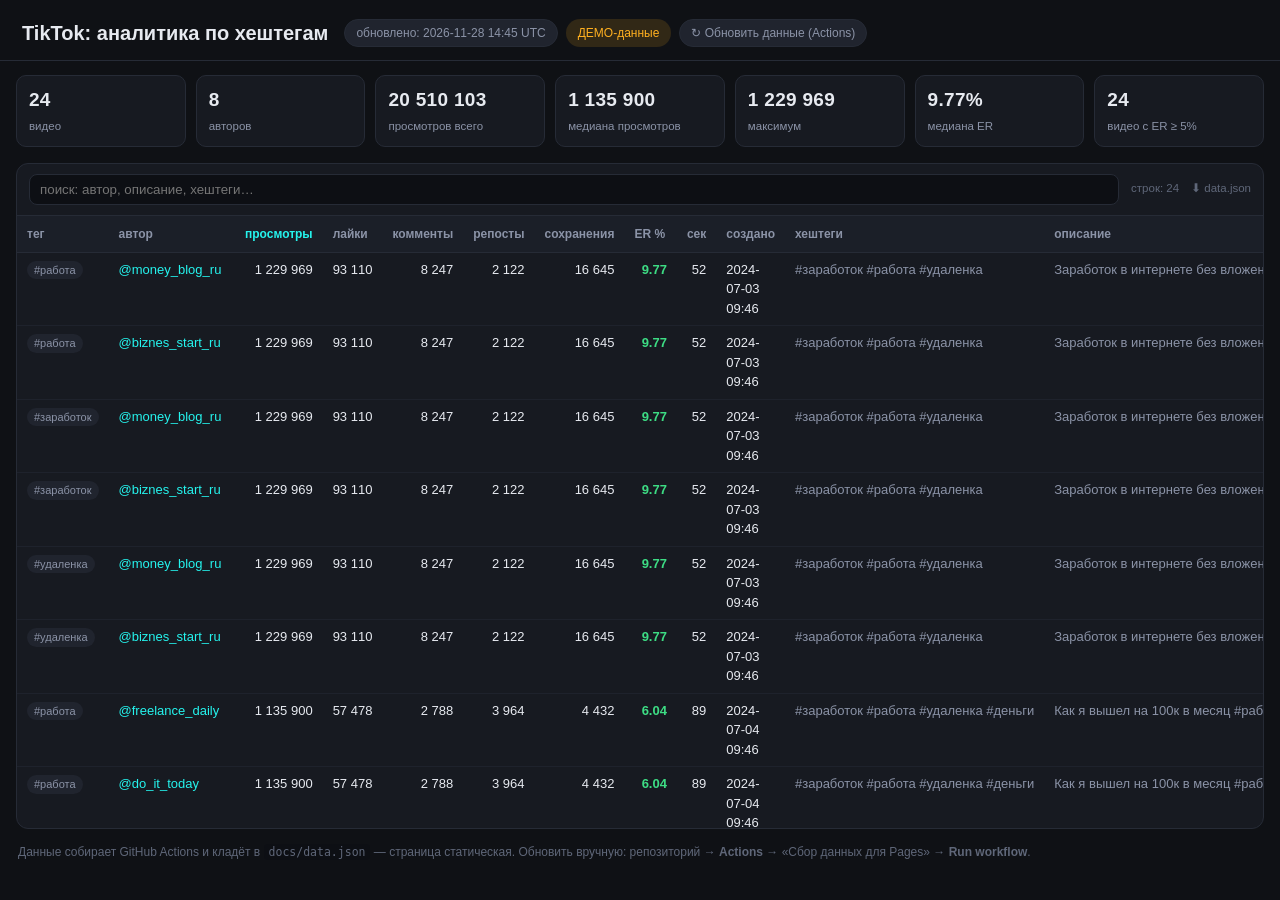
<file: docs/index.html>
<!doctype html>
<html lang="ru">
<head>
<meta charset="utf-8">
<meta name="viewport" content="width=device-width, initial-scale=1">
<title>TikTok — аналитика по хештегам</title>
<link rel="icon" href="data:image/svg+xml,<svg xmlns='http://www.w3.org/2000/svg' viewBox='0 0 32 32'><text y='26' font-size='26'>📊</text></svg>">
<link rel="stylesheet" href="style.css">
</head>
<body>

<header>
  <h1>TikTok: аналитика по хештегам</h1>
  <div class="meta">
    <span id="updated" class="pill">загрузка…</span>
    <span id="mode" class="pill"></span>
    <a class="pill link" href="https://github.com/aleksandrakurytina/tiktok-hashtag-parser/actions/workflows/collect.yml">↻ Обновить данные (Actions)</a>
  </div>
</header>

<section id="kpi" class="kpi"></section>

<section class="table-wrap">
  <div class="table-tools">
    <input id="search" placeholder="поиск: автор, описание, хештеги…">
    <span id="shown" class="hint"></span>
    <a id="dl" class="hint link" href="data.json" download>⬇ data.json</a>
  </div>
  <div class="scroll">
    <table id="table">
      <thead>
        <tr>
          <th data-key="tag">тег</th>
          <th data-key="author">автор</th>
          <th data-key="views">просмотры</th>
          <th data-key="likes">лайки</th>
          <th data-key="comments">комменты</th>
          <th data-key="shares">репосты</th>
          <th data-key="saves">сохранения</th>
          <th data-key="engagement_rate">ER %</th>
          <th data-key="duration_sec">сек</th>
          <th data-key="created_at">создано</th>
          <th data-key="hashtags">хештеги</th>
          <th data-key="description">описание</th>
          <th>ссылка</th>
        </tr>
      </thead>
      <tbody id="tbody"></tbody>
    </table>
  </div>
  <div id="empty" class="empty" style="display:none"></div>
</section>

<footer>
  Данные собирает GitHub Actions и кладёт в <code>docs/data.json</code> — страница статическая.
  Обновить вручную: репозиторий → <b>Actions</b> → «Сбор данных для Pages» → <b>Run workflow</b>.
</footer>

<script src="app.js"></script>
</body>
</html>
</file>
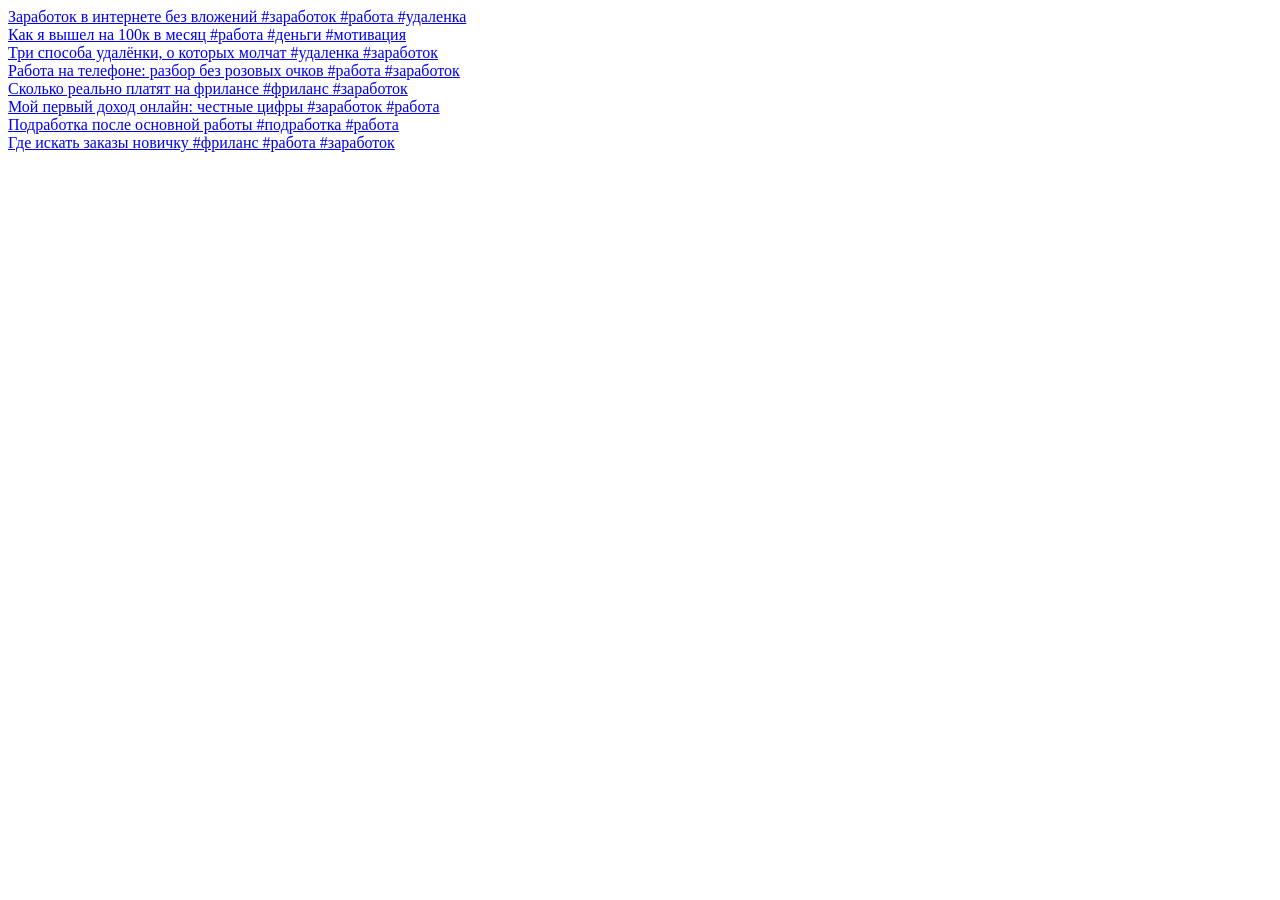
<file: fixtures/tag_page.html>
<!doctype html><html lang="ru"><head><meta charset="utf-8"><title>заработок — TikTok</title></head><body><div data-e2e="challenge-item-list"><a href="/@money_blog_ru/video/7400000000000000000" aria-label="Заработок в интернете без вложений #заработок #работа #удаленка"><div>Заработок в интернете без вложений #заработок #работа #удаленка</div></a><a href="/@freelance_daily/video/7400000000000000137" aria-label="Как я вышел на 100к в месяц #работа #деньги #мотивация"><div>Как я вышел на 100к в месяц #работа #деньги #мотивация</div></a><a href="/@rabota_online/video/7400000000000000274" aria-label="Три способа удалёнки, о которых молчат #удаленка #заработок"><div>Три способа удалёнки, о которых молчат #удаленка #заработок</div></a><a href="/@cashflow_pro/video/7400000000000000411" aria-label="Работа на телефоне: разбор без розовых очков #работа #заработок"><div>Работа на телефоне: разбор без розовых очков #работа #заработок</div></a><a href="/@udalenka_life/video/7400000000000000548" aria-label="Сколько реально платят на фрилансе #фриланс #заработок"><div>Сколько реально платят на фрилансе #фриланс #заработок</div></a><a href="/@zarabotok_2026/video/7400000000000000685" aria-label="Мой первый доход онлайн: честные цифры #заработок #работа"><div>Мой первый доход онлайн: честные цифры #заработок #работа</div></a><a href="/@biznes_start_ru/video/7400000000000000822" aria-label="Подработка после основной работы #подработка #работа"><div>Подработка после основной работы #подработка #работа</div></a><a href="/@do_it_today/video/7400000000000000959" aria-label="Где искать заказы новичку #фриланс #работа #заработок"><div>Где искать заказы новичку #фриланс #работа #заработок</div></a></div><script id="__UNIVERSAL_DATA_FOR_REHYDRATION__" type="application/json">{"__DEFAULT_SCOPE__": {"webapp.challenge-detail": {"itemList": [{"id": "7400000000000013700", "desc": "Заработок в интернете без вложений #заработок #работа #удаленка", "createTime": 1728640000, "duration": 27, "challenges": [{"title": "заработок"}, {"title": "работа"}, {"title": "удаленка"}], "music": {"title": "ambient work"}, "author": {"id": "money_blog_ru", "uniqueId": "money_blog_ru", "nickname": "Мария | доход"}, "stats": {"playCount": 342563, "diggCount": 42925, "commentCount": 2304, "shareCount": 982, "collectCount": 7434}}, {"id": "7400000000000013837", "desc": "Как я вышел на 100к в месяц #работа #деньги #мотивация", "createTime": 1728726400, "duration": 45, "challenges": [{"title": "заработок"}, {"title": "работа"}], "music": {"title": "ambient work"}, "author": {"id": "freelance_daily", "uniqueId": "freelance_daily", "nickname": "Фриланс каждый день"}, "stats": {"playCount": 63816, "diggCount": 7777, "commentCount": 333, "shareCount": 195, "collectCount": 876}}, {"id": "7400000000000013974", "desc": "Три способа удалёнки, о которых молчат #удаленка #заработок", "createTime": 1728812800, "duration": 89, "challenges": [{"title": "заработок"}, {"title": "работа"}], "music": {"title": "ambient work"}, "author": {"id": "rabota_online", "uniqueId": "rabota_online", "nickname": "Работа онлайн"}, "stats": {"playCount": 448140, "diggCount": 20309, "commentCount": 1298, "shareCount": 1560, "collectCount": 2936}}]}}}</script></body></html>
</file>
<file: docs/style.css>
:root{
  --bg:#0f1115; --card:#171a21; --line:#262b36; --text:#e7eaf0; --muted:#8b93a7;
  --accent:#25f4ee; --accent2:#fe2c55; --good:#3ddc84; --warn:#ffb020;
}
*{box-sizing:border-box}
body{margin:0;background:var(--bg);color:var(--text);
  font:14px/1.5 -apple-system,BlinkMacSystemFont,"Segoe UI",Roboto,Arial,sans-serif}

header{padding:18px 22px 12px;border-bottom:1px solid var(--line);
  display:flex;gap:16px;align-items:center;flex-wrap:wrap}
header h1{margin:0;font-size:20px}
.meta{display:flex;gap:8px;flex-wrap:wrap;align-items:center}
.pill{background:#20242e;color:var(--muted);border:1px solid var(--line);
  padding:4px 11px;border-radius:20px;font-size:12px}
.pill.demo{background:rgba(255,176,32,.14);color:var(--warn);border-color:transparent}
.pill.live{background:rgba(37,244,238,.12);color:var(--accent);border-color:transparent}
a.link{text-decoration:none}
a.link:hover{border-color:var(--accent);color:var(--accent)}

.kpi{display:grid;grid-template-columns:repeat(auto-fit,minmax(140px,1fr));gap:10px;padding:14px 16px 4px}
.card{background:var(--card);border:1px solid var(--line);border-radius:10px;padding:10px 12px}
.card.wide{grid-column:1/-1;color:var(--warn);font-size:13px}
.card b{display:block;font-size:19px;letter-spacing:.3px}
.card span{color:var(--muted);font-size:11.5px}

.table-wrap{background:var(--card);border:1px solid var(--line);border-radius:12px;
  margin:12px 16px 8px;overflow:hidden}
.table-tools{display:flex;gap:12px;align-items:center;padding:10px 12px;border-bottom:1px solid var(--line)}
.table-tools input{flex:1;background:#0d0f14;border:1px solid var(--line);border-radius:8px;
  padding:7px 10px;color:var(--text)}
.hint{color:#5f6779;font-size:11.5px}
.scroll{max-height:68vh;overflow:auto}
table{border-collapse:collapse;width:100%;font-size:13px}
thead th{position:sticky;top:0;background:#1b1f28;text-align:left;padding:9px 10px;cursor:pointer;
  white-space:nowrap;border-bottom:1px solid var(--line);font-size:12px;color:var(--muted);z-index:2}
thead th:hover{color:var(--accent)}
thead th.sorted{color:var(--accent)}
tbody td{padding:7px 10px;border-bottom:1px solid #1e222c;vertical-align:top}
tbody tr:hover{background:#1b1f28}
.num{text-align:right;font-variant-numeric:tabular-nums}
.desc{max-width:320px;color:var(--muted)}
.desc span{display:block;overflow:hidden;text-overflow:ellipsis;white-space:nowrap}
.badge{display:inline-block;padding:1px 7px;border-radius:10px;background:#20242e;color:var(--muted);font-size:11px}
.er-hot{color:var(--good);font-weight:700}
.empty{padding:34px;text-align:center;color:var(--muted)}
a{color:var(--accent);text-decoration:none}
a:hover{text-decoration:underline}
code{background:#0d0f14;padding:1px 5px;border-radius:4px;font-size:11.5px}
footer{padding:6px 18px 22px;color:#5f6779;font-size:12px}
</file>
